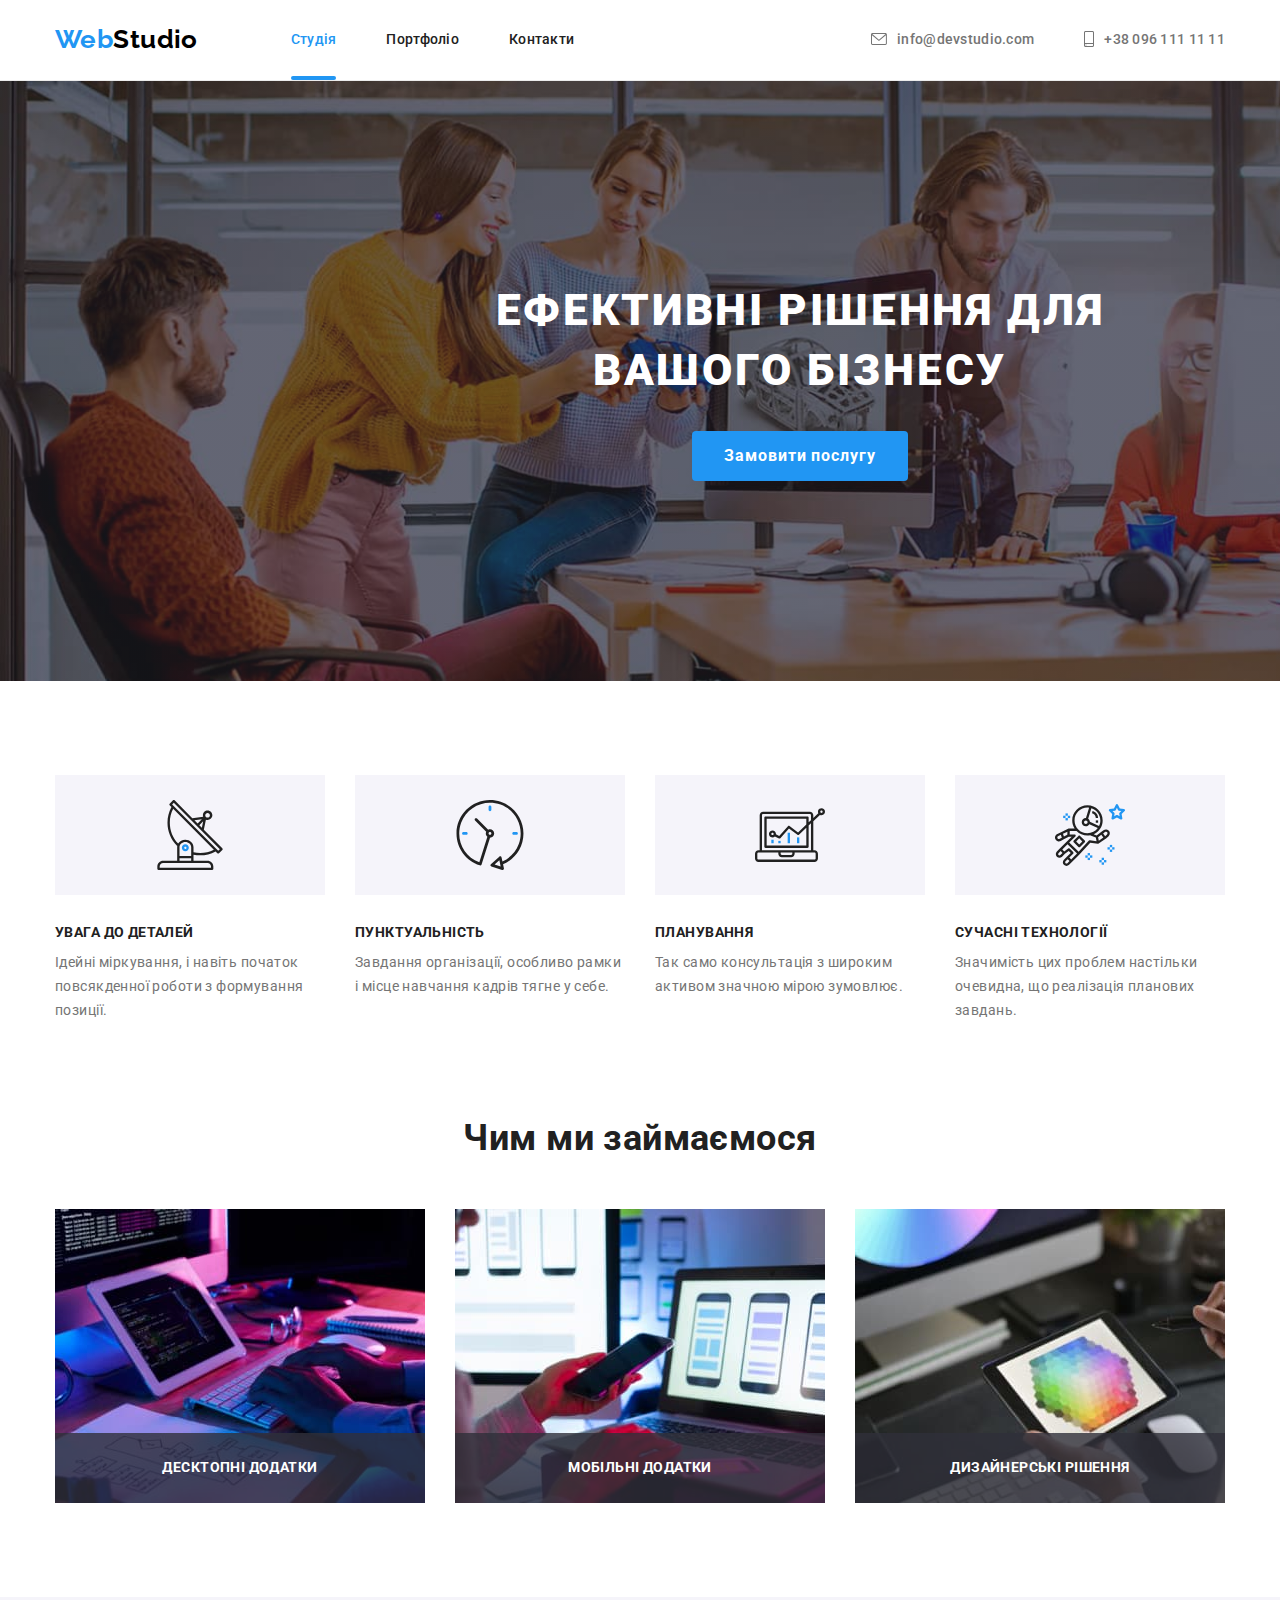
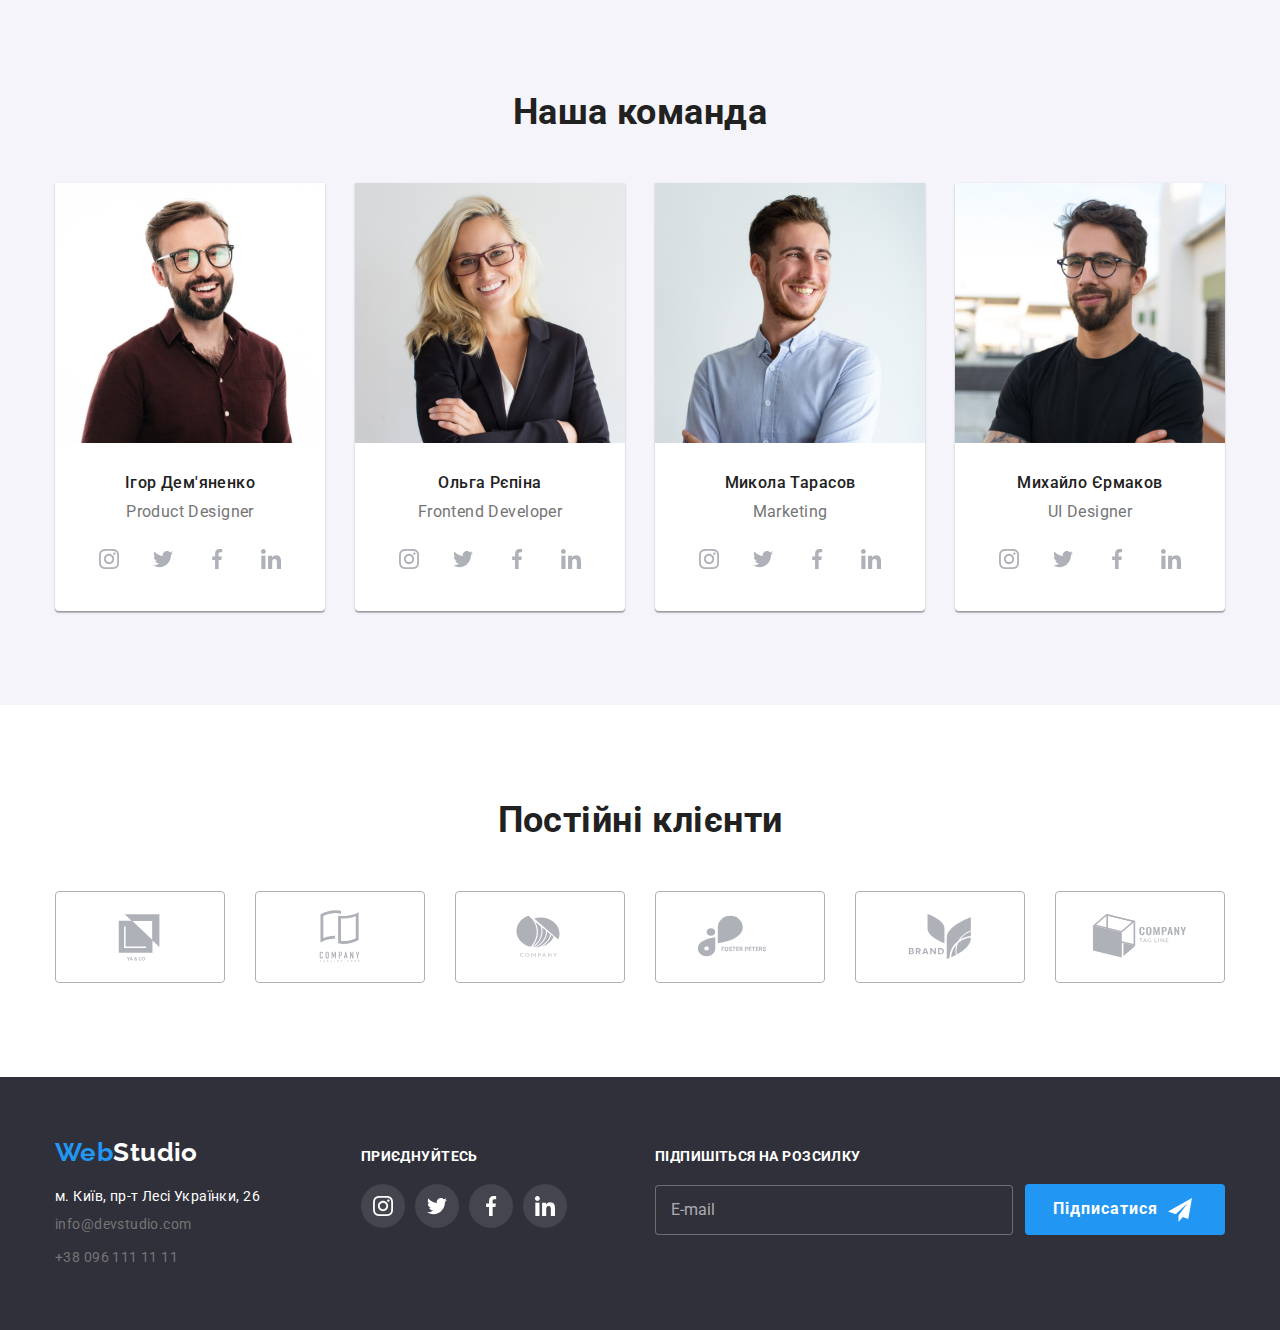
<file: index.html>
<!DOCTYPE html>
<html lang="uk">
<head>
    <meta charset="UTF-8">
    <meta http-equiv="X-UA-Compatible" content="IE=edge">
    <meta name="viewport" content="width=device-width, initial-scale=1.0">
    <title>WebStudio</title>
    <link rel="preconnect" href="https://fonts.googleapis.com">
    <link rel="preconnect" href="https://fonts.gstatic.com" crossorigin>
    <link href="https://fonts.googleapis.com/css2?family=Raleway:wght@700&family=Roboto:wght@400;500;700;900&display=swap"
        rel="stylesheet">
    <link rel="stylesheet" href="https://cdn.jsdelivr.net/npm/modern-normalize@1.1.0/modern-normalize.min.css">
    <link rel="stylesheet" href="./css/main.min.css">
    </head>
<body>
<!--Шапка сайту-->
    <header class="page-header">
        <div class="container header-container">
        <nav class="site-nav">
        <a href="./index.html" class="logo link">Web<span class="logo__title">Studio</span></a>
        <ul class="navigation-website list">
            <li><a href="./index.html" class="current link">Студія</a></li>
            <li><a href="./portfolio.html" class="link">Портфоліо</a></li>
            <li><a href="./index.html" class="link">Контакти</a></li>
        </ul>
        </nav >
        <ul class="contact list">
            <li>
                <a href="mailto:info@devstudio.com" class="link contact-nav">
                <svg class="contact-icon" width="16" height="12">
                    <use href="./images/sprite.svg#icon-envelope"></use>
                </svg>info@devstudio.com</a>
            </li>
            <li>
                <a href="tel:+380961111111" class="link contact-nav">
                <svg class="contact-icon" width="10" height="16">
                    <use href="./images/sprite.svg#icon-smartphone"></use>
                </svg>+38 096 111 11 11</a>
            </li>
        </ul>
        </div>
    </header>

    <main>
<!--Герой-->
    <section class="hero">
        <div class="container hero-container">
        <h1 class="hero-title">Ефективні рішення для вашого бізнесу</h1>
        <button type="button" class="button button-hero" data-modal-open>Замовити послугу</button>
        </div>
    </section>
<!--Наші переваги-->
    <section class="benefits section">
        <div class="container">
            <h2 class="hidden-title">Наші переваги</h2>
            <ul class="benefits list benefits-container">
                <li>
                    <div class="benefits-icon">
                        <svg lang="en" aria-label="icon-antenna" class="benefits-list-icon" width="70" height="70">
                            <use href="./images/sprite.svg#icon-antenna"></use>
                        </svg>
                    </div>
                    <h3 class="title icon-antenna">Увага до деталей</h3>
                    <p class="text">Ідейні міркування, і навіть початок повсякденної роботи з формування позиції.</p>
                </li>
                <li>
                    <div class="benefits-icon">
                        <svg lang="en" aria-label="icon-clock" class="benefits-list-icon" width="70" height="70">
                            <use href="./images/sprite.svg#icon-clock"></use>
                        </svg>
                    </div>
                    <h3 class="title icon-cloc">Пунктуальність</h3>
                    <p class="text">Завдання організації, особливо рамки і місце навчання кадрів тягне у себе.</p>
                </li>
                <li>
                    <div class="benefits-icon">
                        <svg lang="en" aria-label="icon-diagram" class="benefits-list-icon" width="70" height="70">
                            <use href="./images/sprite.svg#icon-diagram"></use>
                        </svg>
                    </div>
                    <h3 class="title icon-diagram ">Планування</h3>
                    <p class="text">Так само консультація з широким активом значною мірою зумовлює.</p>
                </li>
                <li>
                    <div class="benefits-icon">
                        <svg lang="en" aria-label="icon-astronaut" class="benefits-list-icon" width="70" height="70">
                            <use href="./images/sprite.svg#icon-astronaut"></use>
                        </svg>
                    </div>
                    <h3 class="title icon-astronaut">Сучасні технології</h3>
                    <p class="text">Значимість цих проблем настільки очевидна, що реалізація планових завдань.</p>
                </li>
            </ul>
        </div>
        
    </section>
<!--Чим займаємося-->
    <section class="work section">
        <div class="container">
            <h2 class="section-title">Чим ми займаємося</h2>
            <ul class="list work__container">
                <li>
                    <img src="./images/work1.jpg" alt="набор тексту" width="370" height="294">
                    <p class="work__title">Десктопні додатки</p>
                </li>
                <li>
                    <img src="./images/work2.jpg" alt="мобільні додатки" width="370" height="294">
                    <p class="work__title">Мобільні додатки</p>
                </li>
                <li>
                    <img src="./images/work3.jpg" alt="підбір кольорів" width="370" height="294">
                    <p class="work__title">Дизайнерські рішення</p>
                </li>
            </ul>
        </div>
        
    </section>
<!--Наша команда-->
    <section class="team section">
        <div class="container">
            <h2 class="section-title ">Наша команда</h2>
            <ul class="list team__container">
                <li class="member">
                    <img src="./images/igor.jpg" alt="Ігор Дем'яненко" width="270" height="260" class="member__card">
                    <div class="member__card-text"><h3 class="member__name">Ігор Дем'яненко</h3>
                    <p lang="en" class="member__text">Product Designer</p>
                    <ul class="list">
                        <li class="member__icon">
                            <a href="" class="social-list-link">
                                <svg lang="en" aria-label="instagram icon" class="social-list-icon" width="20" height="20">
                                    <use href="./images/sprite.svg#icon-instagram"></use>
                                </svg>
                            </a>
                        </li>
                        <li class="team-icon">
                            <a href="" class="social-list-link">
                                <svg lang="en" aria-label="twitter icon" class="social-list-icon" width="20" height="20">
                                    <use href="./images/sprite.svg#icon-twitter"></use>
                                </svg>
                            </a>
                         </li>
                        <li class="team-icon">
                            <a href="" class="social-list-link">
                                <svg lang="en" aria-label="facebook icon" class="social-list-icon" width="20" height="20">
                                    <use href="./images/sprite.svg#icon-facebook"></use>
                                </svg>
                            </a>
                        </li>
                        <li class="team-icon">
                            <a href="" class="social-list-link">
                                <svg lang="en" aria-label="linkedin icon" class="social-list-icon" width="20" height="20">
                                    <use href="./images/sprite.svg#icon-linkedin"></use>
                                </svg>
                            </a>
                        </li>
                    </ul>
                </div>
                </li>
                <li class="member">
                    <img src="./images/olga.jpg" alt="Ольга Рєпіна" width="270" height="260" class="member__card">
                    <div class="member__card-text"><h3 class="member__name">Ольга Рєпіна</h3>
                    <p lang="en" class="member__text">Frontend Developer</p>
                    <ul class="list">
                        <li class="member__icon">
                            <a href="" class="social-list-link">
                                <svg lang="en" aria-label="instagram icon" class="social-list-icon" width="20" height="20">
                                    <use href="./images/sprite.svg#icon-instagram"></use>
                                </svg>
                            </a>
                        </li>
                        <li class="team-icon">
                            <a href="" class="social-list-link">
                                <svg lang="en" aria-label="twitter icon" class="social-list-icon" width="20" height="20">
                                    <use href="./images/sprite.svg#icon-twitter"></use>
                                </svg>
                            </a>
                        </li>
                        <li class="team-icon">
                            <a href="" class="social-list-link">
                                <svg lang="en" aria-label="facebook icon" class="social-list-icon" width="20" height="20">
                                    <use href="./images/sprite.svg#icon-facebook"></use>
                                </svg>
                            </a>
                        </li>
                        <li class="team-icon">
                            <a href="" class="social-list-link">
                                <svg lang="en" aria-label="linkedin icon" class="social-list-icon" width="20" height="20">
                                    <use href="./images/sprite.svg#icon-linkedin"></use>
                                </svg>
                            </a>
                        </li>
                    </ul>
                </div>
                </li>
                <li class="member">
                    <img src="./images/mikola.jpg" alt="Микола Тарасов" width="270" height="260" class="member__card">
                    <div class="member__card-text"><h3 class="member__name">Микола Тарасов</h3>
                    <p lang="en" class="member__text">Marketing</p>
                    <ul class="list">
                        <li class="member__icon">
                            <a href="" class="social-list-link">
                                <svg lang="en" aria-label="instagram icon" class="social-list-icon" width="20" height="20">
                                    <use href="./images/sprite.svg#icon-instagram"></use>
                                </svg>
                            </a>
                        </li>
                        <li class="team-icon">
                            <a href="" class="social-list-link">
                                <svg lang="en" aria-label="twitter icon" class="social-list-icon" width="20" height="20">
                                    <use href="./images/sprite.svg#icon-twitter"></use>
                                </svg>
                            </a>
                        </li>
                        <li class="team-icon">
                            <a href="" class="social-list-link">
                                <svg lang="en" aria-label="facebook icon" class="social-list-icon" width="20" height="20">
                                    <use href="./images/sprite.svg#icon-facebook"></use>
                                </svg>
                            </a>
                        </li>
                        <li class="team-icon">
                            <a href="" class="social-list-link">
                                <svg lang="en" aria-label="linkedin icon" class="social-list-icon" width="20" height="20">
                                    <use href="./images/sprite.svg#icon-linkedin"></use>
                                </svg>
                            </a>
                        </li>
                    </ul>
                </div>
                </li>
                <li class="member">
                    <img src="./images/mihail.jpg" alt="Михайло Єрмаков" width="270" height="260" class="member__card">
                    <div class="member__card-text"><h3 class="member__name">Михайло Єрмаков</h3>
                    <p lang="en" class="member__text">UI Designer</p>
                    <ul class="list">
                        <li class="member__icon">
                            <a href="" class="social-list-link">
                                <svg lang="en" aria-label="instagram icon" class="social-list-icon" width="20" height="20">
                                    <use href="./images/sprite.svg#icon-instagram"></use>
                                </svg>
                            </a>
                        </li>
                        <li class="team-icon">
                            <a href="" class="social-list-link">
                                <svg lang="en" aria-label="twitter icon" class="social-list-icon" width="20" height="20">
                                    <use href="./images/sprite.svg#icon-twitter"></use>
                                </svg>
                            </a>
                        </li>
                        <li class="team-icon">
                            <a href="" class="social-list-link">
                                <svg lang="en" aria-label="facebook icon" class="social-list-icon" width="20" height="20">
                                    <use href="./images/sprite.svg#icon-facebook"></use>
                                </svg>
                            </a>
                        </li>
                        <li class="team-icon">
                            <a href="" class="social-list-link">
                                <svg lang="en" aria-label="linkedin icon" class="social-list-icon" width="20" height="20">
                                    <use href="./images/sprite.svg#icon-linkedin"></use>
                                </svg>
                            </a>
                        </li>
                    </ul>
                </div>
                </li>
            </ul>
        </div>
    </section>
<!--Постійні клієнти  -->
    <section class="client section">
        <div class="container">
            <h2 class="section-title">Постійні клієнти</h2>
            <ul class="list client-container">
                <li>
                    <a href=""  aria-label="client1" class="client-list-link">
                        <svg lang="en" aria-label="icon-client1" class="client-list-icon" width="106" height="60">
                            <use href="./images/sprite.svg#icon-client1"></use>
                        </svg>
                    </a> 
                </li>
                <li>
                    <a href="" aria-label="client1" class="client-list-link">
                        <svg lang="en" aria-label="icon-client2" class="client-list-icon" width="106" height="60">
                            <use href="./images/sprite.svg#icon-client2"></use>
                        </svg>
                    </a>
                </li>
                <li>
                    <a href="" aria-label="client1" class="client-list-link">
                        <svg lang="en" aria-label="icon-client3" class="client-list-icon" width="106" height="60">
                            <use href="./images/sprite.svg#icon-client3"></use>
                        </svg>
                    </a>
                </li>
                <li>
                    <a href="" aria-label="client1" class="client-list-link">
                        <svg lang="en" aria-label="icon-client4" class="client-list-icon" width="106" height="60">
                            <use href="./images/sprite.svg#icon-client4"></use>
                        </svg>
                    </a>
                </li>
                <li>
                    <a href="" aria-label="client1" class="client-list-link">
                        <svg lang="en" aria-label="icon-client5" class="client-list-icon" width="106" height="60">
                            <use href="./images/sprite.svg#icon-client5"></use>
                        </svg>
                    </a>
                </li>
                <li>
                    <a href="" aria-label="client1" class="client-list-link">
                        <svg lang="en" aria-label="icon-client6" class="client-list-icon" width="106" height="60">
                            <use href="./images/sprite.svg#icon-client6"></use>
                        </svg>
                    </a>
                </li>
            </ul>
        </div>
    </section>
    </main>
    
<!--Контакти-->
<footer class="addres-site">
    <div class="container footer-container">
    <div class="container-addres">
        <a href="./index.html" class="logo link">Web<span class="logo__title-f">Studio</span></a>
        <address>
            <ul class="list">
                <li class="contact-footer">
                    <a href="https://goo.gl/maps/huV2Abc8w93VLeY37" class="map link" target="_blank"
                        rel="noreferer noopener nofollow">
                        м. Київ, пр-т Лесі Українки, 26</a>
                </li>
                <li class="auth contact-footer">
                    <a href="mailto:info@devstudio.com" class="link">info@devstudio.com</a>
        
                </li>
                <li class="auth contact-footer">
                    <a href="tel:+380961111111" class="link">+38 096 111 11 11</a>
                </li>
            </ul>
        </address>


    </div>    
        
    <div class="social-address">
        <p class="social-footer-title">приєднуйтесь</p>
        <ul class="list social-address-list">
                <li class="address-icon">
                    <a href="" class="social-list-link">
                        <svg lang="en" aria-label="instagram icon" class="social-list-icon" width="20" height="20">
                            <use href="./images/sprite.svg#icon-instagram"></use>
                        </svg>
                    </a>
                </li>
                <li class="address-icon">
                    <a href="" class="social-list-link">
                        <svg lang="en" aria-label="twitter icon" class="social-list-icon" width="20" height="20">
                            <use href="./images/sprite.svg#icon-twitter"></use>
                        </svg>
                    </a>
                </li>
                <li class="address-icon">
                    <a href="" class="social-list-link">
                        <svg lang="en" aria-label="facebook icon" class="social-list-icon" width="20" height="20">
                            <use href="./images/sprite.svg#icon-facebook"></use>
                        </svg>
                    </a>
                </li>
                <li class="address-icon">
                    <a href="" class="social-list-link">
                        <svg lang="en" aria-label="linkedin icon" class="social-list-icon" width="20" height="20">
                            <use href="./images/sprite.svg#icon-linkedin"></use>
                        </svg>
                    </a>
                </li>
        </ul>
    </div>
    <div class="form-subscription">
        <p class="social-footer-title">Підпишіться на розсилку</p>
        <form class="footer-form">
            <label class="footer-form-email">
                <input 
                type="email" 
                class="footer-form-input" 
                required 
                name="client_email" 
                placeholder="E-mail"/>
            </label>
            <button type="submit" class="modal-submit">
                <div class="modal-submit-footer">
                    Підписатися
                    <svg class="footer-icon-submit" width="24" height="24">
                        <use href="./images/sprite.svg#icon-send"></use>
                    </svg>
                </div> 
            </button>

        </form>
    </div>
    </div>
</footer>

<div class="backdrop is-hidden" data-modal>
    <div class="modal">
        <button type="button" class="modal-close-btn" data-modal-close>
            <svg class="modal-close-icon" width="18" height="18">
                <use href="./images/sprite.svg#icon-close"></use>
            </svg>
        </button>
        <p class="modal-title">Залиште свої дані, ми вам передзвонимо</p>
        <form class="modal-form">
            <label class="modal-field">
                <span class="modal-field-desk">Ім'я</span>
                <span class="modal-input-wrapper">
                    <input 
                    type="text" 
                    class="modal-input" 
                    required pattern="[a-zA-Zа-яА-ЯіІїЇ']+" 
                    name="client_name"/>
                    <svg class="modal-icon" width="18" height="18">
                        <use href="./images/sprite.svg#icon-person"></use>
                    </svg>
                </span> 
            </label>
            <label class="modal-field">
                <span class="modal-field-desk">Телефон</span>
                <span class="modal-input-wrapper">
                    <input type="tel" 
                    class="modal-input" 
                    required pattern="[0-9]{3}-[0-9]{3}-[0-9]{2}-[0-9]{2}" 
                    name="client_phone" />
                    <svg class="modal-icon" width="18" height="18">
                        <use href="./images/sprite.svg#icon-phone-black"></use>
                    </svg>
                </span>
            </label>
            <label class="modal-field">
                <span class="modal-field-desk">Пошта</span>
                <span class="modal-input-wrapper">
                    <input type="email" 
                    class="modal-input" 
                    required 
                    name="client_email" />
                    <svg class="modal-icon" width="18" height="18">
                        <use href="./images/sprite.svg#icon-email-black"></use>
                    </svg>
                </span>
            </label>
            <label class="modal-textarea">
                <span class="modal-field-desk">Коментар</span>
                    <textarea 
                    name="client_message" 
                    class="modal-message"
                    placeholder="Введіть текст"
                    ></textarea>
            </label>
            <label class="modal-check-field">
                <input type="checkbox" class="modal-check" name="client_policy" required>
                <svg class="modal-checkbox" width="16" height="15">
                    <use class="modal-checkbox-icon" href="./images/sprite.svg#icon-check">
                </svg>
                Погоджуюся з розсилкою та приймаю&nbsp; <a href="">Умови договору</a>
            </label>
            <button type="submit" class="modal-submit modal-btn-submit">Відправити</button>
        </form>
    </div>
</div>

 <script src="./js/modal.js"></script>   
</body>
</html>
</file>
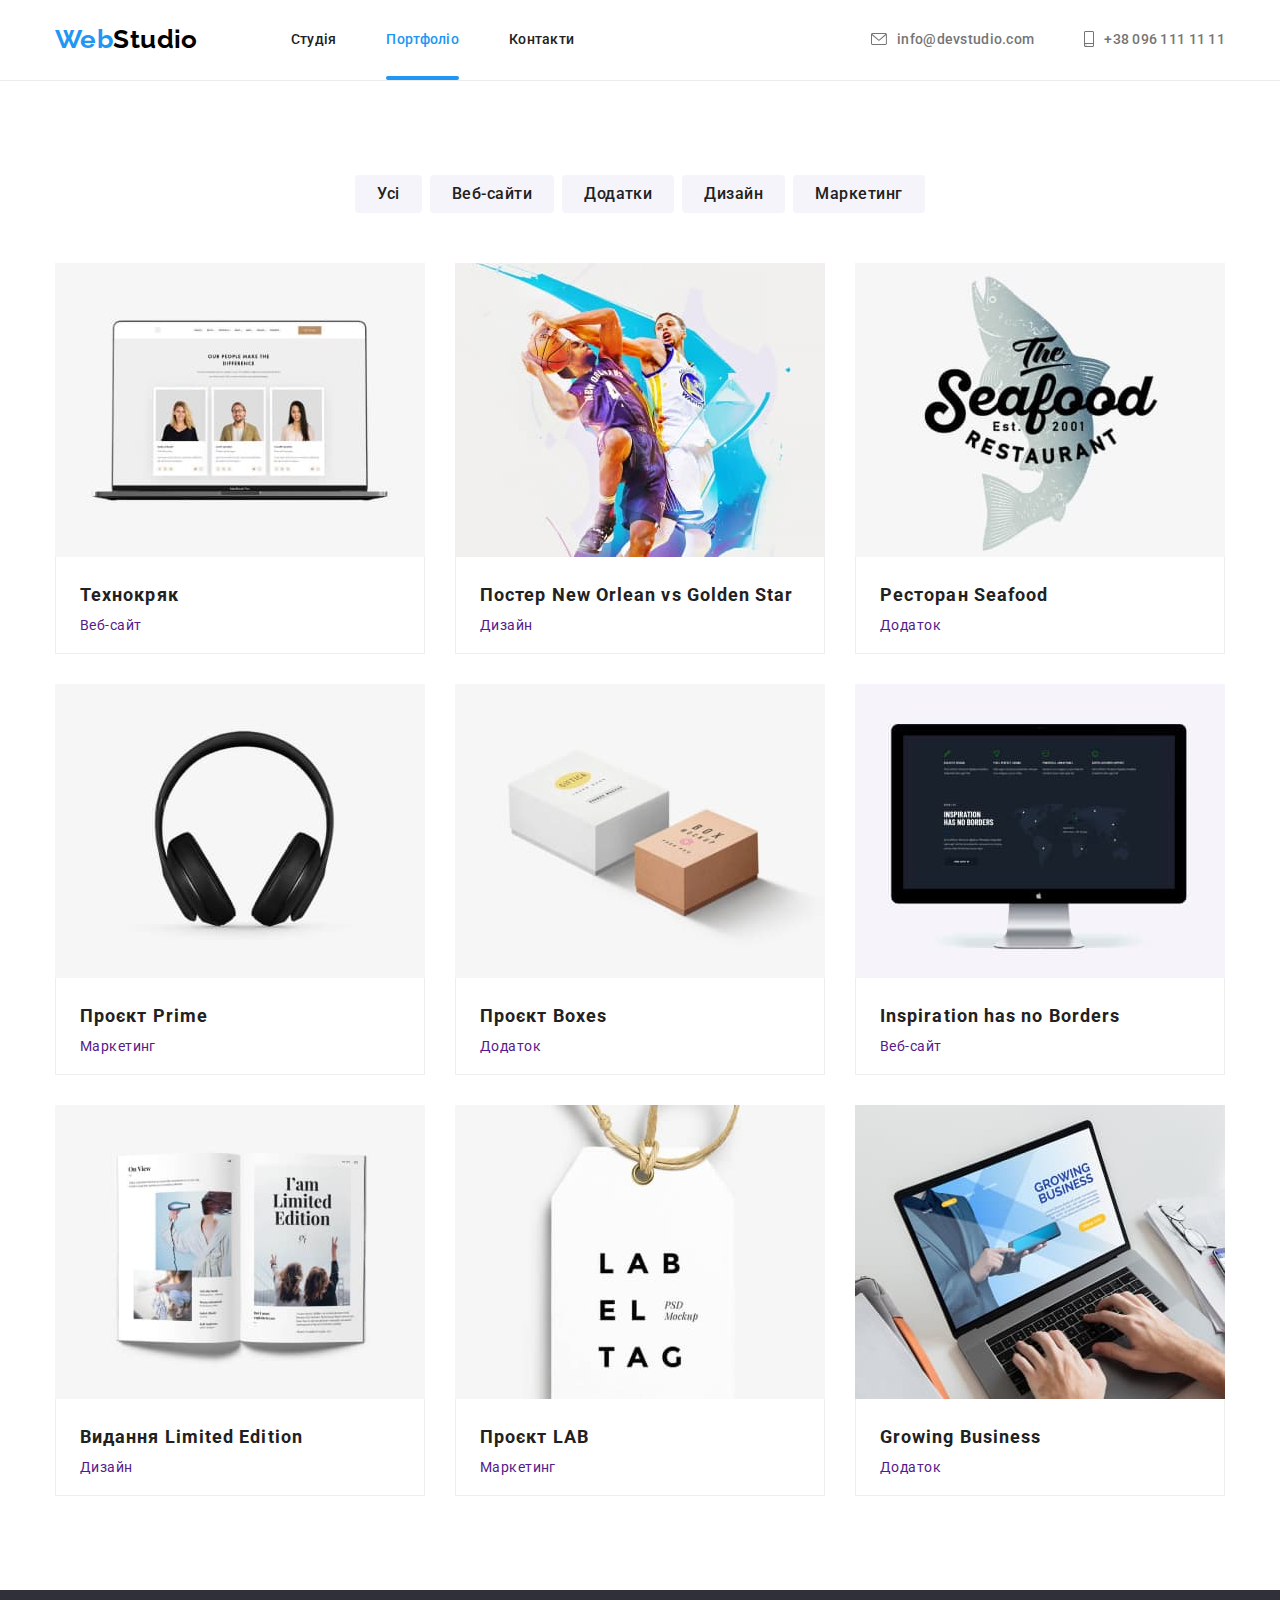
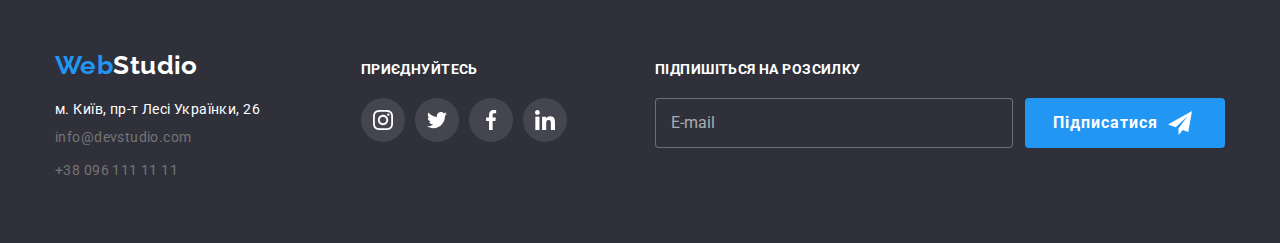
<file: portfolio.html>
<!DOCTYPE html>
<html lang="uk">

<head>
    <meta charset="UTF-8">
    <meta http-equiv="X-UA-Compatible" content="IE=edge">
    <meta name="viewport" content="width=device-width, initial-scale=1.0">
    <title>WebStudio</title>
    <link rel="preconnect" href="https://fonts.googleapis.com">
    <link rel="preconnect" href="https://fonts.gstatic.com" crossorigin>
    <link href="https://fonts.googleapis.com/css2?family=Raleway:wght@700&family=Roboto:wght@400;500;700;900&display=swap"
        rel="stylesheet">
    <link rel="stylesheet" href="https://cdn.jsdelivr.net/npm/modern-normalize@1.1.0/modern-normalize.min.css">
    <link rel="stylesheet" href="./css/main.min.css">
    </head>

<body>
    <!--Шапка сайту-->
<header class="page-header">
    <div class="container header-container">
        <nav class="site-nav">
            <a href="./index.html" class="logo link">Web<span class="logo__title">Studio</span></a>
            <ul class="navigation-website list">
                <li><a href="./index.html" class="link">Студія</a></li>
                <li><a href="./portfolio.html" class="current link">Портфоліо</a></li>
                <li><a href="./index.html" class="link">Контакти</a></li>
            </ul>
        </nav>
        <ul class="contact list">
            <li>
                <a href="mailto:info@devstudio.com" class="link contact-nav">
                    <svg class="contact-icon" width="16" height="12">
                        <use href="./images/sprite.svg#icon-envelope"></use>
                    </svg>info@devstudio.com</a>
            </li>
            <li>
                <a href="tel:+380961111111" class="link contact-nav">
                    <svg class="contact-icon" width="10" height="16">
                        <use href="./images/sprite.svg#icon-smartphone"></use>
                    </svg>+38 096 111 11 11</a>
            </li>
        </ul>
    </div>
</header>

    <main>
    <section class="project">
        <div class="container">
            <h1 class="hidden-title">Послуги</h1>
        
        <!--Опції-->
        
        <ul class="option list option-container">
            <li>
                <button type="button" class="option button">Усі</button>
            </li>
            <li>
                <button type="button" class="option button">Веб-сайти</button>
            </li>
            <li>
                <button type="button" class="option button">Додатки</button>
            </li>
            <li>
                <button type="button" class="option button">Дизайн</button>
            </li>
            <li>
                <button type="button" class="option button">Маркетинг</button>
            </li>
        </ul>
        
        <!--Проекти-->
        
        <ul class="list project-container">
            <li class="card">
                <a href="" class="link card-link">
                    <div class="card-wrapper">
                    <img src="./images/project1.jpg" alt="відкритий ноутбук" width="370" height="294">
                    <p class="overlay">
                        Ресурс пропонує комплексні пропозиції з різним рівнем функціоналу та сервісів. Все це дозволить відвідувачу отримати
                        вичерпні відомості про компанію чи приватну особу.
                    </p>
                    </div>
                    <div class="card-text"><h2 class="title">Технокряк</h2>
                    <p class="text">Веб-сайт</p>
                    </div>
                </a>
            </li>
            <li class="card">
                <a href="" class="link card-link">
                    <div class="card-wrapper">
                        <img src="./images/project2.jpg" alt="два баскетболіста" width="370" height="294">
                        <p class="overlay">
                            Ресурс пропонує комплексні пропозиції з різним рівнем функціоналу та сервісів. Все це дозволить відвідувачу отримати
                            вичерпні відомості про компанію чи приватну особу.
                        </p>
                    </div>
                    
                    <div class="card-text"><h2 class="title">Постер <span lang="en">New Orlean vs Golden Star</span></h2>
                    <p class="text">Дизайн</p>
                    </div>
                </a>
            </li>
            <li class="card">
                <a href="" class="link card-link">
                    <div class="card-wrapper">
                    <img src="./images/project3.jpg" alt="назва ресторану Seafood" width="370" height="294">
                    <p class="overlay">
                        Ресурс пропонує комплексні пропозиції з різним рівнем функціоналу та сервісів. Все це дозволить відвідувачу отримати
                        вичерпні відомості про компанію чи приватну особу.
                    </p>
                    </div>
                    <div class="card-text"><h2 class="title">Ресторан <span lang="en">Seafood</span></h2>
                    <p class="text">Додаток</p>
                    </div>
                </a>
            </li>
            <li class="card">
                <a href="" class="link card-link">
                    <div class="card-wrapper">
                    <img src="./images/project4.jpg" alt="навушники" width="370" height="294">
                    <p class="overlay">
                        Ресурс пропонує комплексні пропозиції з різним рівнем функціоналу та сервісів. Все це дозволить відвідувачу отримати
                        вичерпні відомості про компанію чи приватну особу.
                    </p>
                    </div>
                    <div class="card-text"><h2 class="title">Проєкт <span lang="en">Prime</span></h2>
                    <p class="text">Маркетинг</p>
                    </div>
                </a>
            </li>
            <li class="card">
                <a href="" class="link card-link">
                    <div class="card-wrapper">
                    <img src="./images/project5.jpg" alt="дві коробки" width="370" height="294">
                    <p class="overlay">
                        Ресурс пропонує комплексні пропозиції з різним рівнем функціоналу та сервісів. Все це дозволить відвідувачу отримати
                        вичерпні відомості про компанію чи приватну особу.
                    </p>
                    </div>
                    <div class="card-text"><h2 class="title">Проєкт <span lang="en">Boxes</span></h2>
                    <p class="text">Додаток</p>
                    </div>
                </a>
            </li>
            <li class="card">
                <a href="" class="link card-link">
                    <div class="card-wrapper">
                    <img src="./images/project6.jpg" alt="монітор комп'ютера" width="370" height="294">
                    <p class="overlay">
                        Ресурс пропонує комплексні пропозиції з різним рівнем функціоналу та сервісів. Все це дозволить відвідувачу отримати
                        вичерпні відомості про компанію чи приватну особу.
                    </p>
                    </div>
                    <div class="card-text"><h2 class="title" lang="en">Inspiration has no Borders</h2>
                    <p class="text">Веб-сайт</p>
                    </div>
                </a>
            </li>
            <li class="card">
                <a href="" class="link card-link">
                    <div class="card-wrapper">
                    <img src="./images/project7.jpg" alt="розгорнутий журнал" width="370" height="294">
                    <p class="overlay">
                        Ресурс пропонує комплексні пропозиції з різним рівнем функціоналу та сервісів. Все це дозволить відвідувачу отримати
                        вичерпні відомості про компанію чи приватну особу.
                    </p>
                    </div>
                    <div class="card-text"><h2 class="title">Видання <span lang="en">Limited Edition</span></h2>
                    <p class="text">Дизайн</p>
                    </div>
                </a>
            </li>
            <li class="card">
                <a href="" class="link card-link">
                    <div class="card-wrapper">
                    <img src="./images/project8.jpg" alt="біла етікетка" width="370" height="294">
                    <p class="overlay">
                        Ресурс пропонує комплексні пропозиції з різним рівнем функціоналу та сервісів. Все це дозволить відвідувачу отримати
                        вичерпні відомості про компанію чи приватну особу.
                    </p>
                    </div>
                    <div class="card-text"><h2 class="title">Проєкт <span lang="en">LAB</span></h2>
                    <p class="text">Маркетинг</p>
                    </div>
                </a>
            </li>
            <li class="card">
                <a href="" class="link card-link">
                    <div class="card-wrapper">
                    <img src="./images/project9.jpg" alt="дві руки друкують на ноутбуку" width="370" height="294">
                    <p class="overlay">
                        Ресурс пропонує комплексні пропозиції з різним рівнем функціоналу та сервісів. Все це дозволить відвідувачу отримати
                        вичерпні відомості про компанію чи приватну особу.
                    </p>
                    </div>
                    <div class="card-text"><h2 lang="en" class="title">Growing Business</h2>
                    <p class="text">Додаток</p>
                    </div>
                </a>
            </li>
        </ul>
    </div>
        
    </section>
        
    </main>

<!--Контакти-->
<footer class="addres-site">
    <div class="container footer-container">
        <div class="container-addres">
            <a href="./index.html" class="logo link">Web<span class="logo__title-f">Studio</span></a>
            <address>
                <ul class="list">
                    <li class="contact-footer">
                        <a href="https://goo.gl/maps/huV2Abc8w93VLeY37" class="map link" target="_blank"
                            rel="noreferer noopener nofollow">
                            м. Київ, пр-т Лесі Українки, 26</a>
                    </li>
                    <li class="auth contact-footer">
                        <a href="mailto:info@devstudio.com" class="link">info@devstudio.com</a>

                    </li>
                    <li class="auth contact-footer">
                        <a href="tel:+380961111111" class="link">+38 096 111 11 11</a>
                    </li>
                </ul>
            </address>


        </div>

        <div class="social-address">
            <p class="social-footer-title">приєднуйтесь</p>
            <ul class="list social-address-list">
                <li class="address-icon">
                    <a href="" class="social-list-link">
                        <svg lang="en" aria-label="instagram icon" class="social-list-icon" width="20" height="20">
                            <use href="./images/sprite.svg#icon-instagram"></use>
                        </svg>
                    </a>
                </li>
                <li class="address-icon">
                    <a href="" class="social-list-link">
                        <svg lang="en" aria-label="twitter icon" class="social-list-icon" width="20" height="20">
                            <use href="./images/sprite.svg#icon-twitter"></use>
                        </svg>
                    </a>
                </li>
                <li class="address-icon">
                    <a href="" class="social-list-link">
                        <svg lang="en" aria-label="facebook icon" class="social-list-icon" width="20" height="20">
                            <use href="./images/sprite.svg#icon-facebook"></use>
                        </svg>
                    </a>
                </li>
                <li class="address-icon">
                    <a href="" class="social-list-link">
                        <svg lang="en" aria-label="linkedin icon" class="social-list-icon" width="20" height="20">
                            <use href="./images/sprite.svg#icon-linkedin"></use>
                        </svg>
                    </a>
                </li>
            </ul>
        </div>
        <div class="form-subscription">
            <p class="social-footer-title">Підпишіться на розсилку</p>
            <form class="footer-form">
                <label class="footer-form-email">
                    <input type="email" class="footer-form-input" required name="client_email" placeholder="E-mail" />
                </label>
                <button type="submit" class="modal-submit">
                    <div class="modal-submit-footer">
                        Підписатися
                        <svg class="footer-icon-submit" width="24" height="24">
                            <use href="./images/sprite.svg#icon-send"></use>
                        </svg>
                    </div>
                </button>

            </form>
        </div>
    </div>
</footer>
</body>

</html>
</file>
<file: css/main.min.css>
:root{--title-color: #212121;--text-color: #757575;--chenj-color: #2196F3;--mane-color: #FFFFFF;--section-bg-color: #F5F5F5;--footer-bg-color: #2F303A;--section-bg-color: #F5F4FA;--card-bg-color: #EEEEEE;--blac-color: #000000;--hero-color: #C4C4C4;--icon-color-fon: #F5F4FA;--icon-color: #AFB1B8;--transition-dur-and-funk: 250ms cubic-bezier(0.4, 0, 0.2, 1)}.list{list-style:none;padding-left:0;margin:0}img{display:block;max-width:100%;height:auto}.link{text-decoration:none}h1,h2,h3,h4,p{margin:0}ul,ol{margin-top:0;margin-bottom:0;padding-left:0}button{cursor:pointer}body{background-color:var(--mane-color);color:var(--text-color);font-family:Roboto,sans-serif;letter-spacing:.03em;font-size:14px}.section{padding-top:94px;padding-bottom:94px}.container{width:1200px;padding-left:15px;padding-right:15px;margin-right:auto;margin-left:auto}.logo{margin-right:93px;color:var(--chenj-color);font-family:"Raleway";font-weight:700;font-size:26px;line-height:1.19}.backdrop{position:fixed;top:0;left:0;z-index:200;width:100%;height:100%;opacity:1;visibility:visible;background-color:rgba(0,0,0,.2);transition:opacity var(--transition-dur-and-funk),visibility var(--transition-dur-and-funk)}.backdrop.is-hidden{opacity:0;visibility:hidden;pointer-events:none}.modal{position:absolute;top:50%;left:50%;transform:translate(-50%, -50%);width:528px;height:581px;background-color:var(--mane-color);padding:40px;box-shadow:0px 1px 3px rgba(0,0,0,.12),0px 1px 1px rgba(0,0,0,.14),0px 2px 1px rgba(0,0,0,.2);border-radius:4px}.modal-close-btn{position:absolute;top:8px;right:8px;display:flex;align-items:center;justify-content:center;width:30px;height:30px;border-radius:50%;background-color:rgba(0,0,0,0);border:1px solid rgba(0,0,0,.1);padding:0}.modal-close-icon{transition:fill var(--transition-dur-and-funk)}.modal-close-icon:hover,.modal-close-icon:focus{fill:var(--chenj-color)}.modal-title{font-size:20px;font-weight:700;line-height:1.15;text-align:center;color:var(--title-color);margin-bottom:12px}.modal-form{display:flex;flex-direction:column}.modal-field{margin-bottom:10px}.modal-textarea{margin-bottom:20px}.modal-field-desk{display:block;font-size:12px;font-weight:400;line-height:1.16;letter-spacing:.01em;color:var(--text-color);margin-bottom:4px}.modal-input-wrapper{position:relative}.modal-input{width:100%;height:40px;border:1px solid rgba(33,33,33,.2);border-radius:4px;padding-left:42px;transition:border-color var(--transition-dur-and-funk)}.modal-input:focus,.modal-input:focus{outline:none;border-color:var(--chenj-color)}.modal-icon{position:absolute;top:50%;left:12px;transform:translateY(-50%);display:block;fill:var(--title-color);transition:fill var(--transition-dur-and-funk)}.modal-input:focus+.modal-icon{fill:var(--chenj-color)}.modal-message{width:100%;height:120px;border:1px solid rgba(33,33,33,.2);border-radius:4px;padding:12px 16px;resize:none;transition:border-color var(--transition-dur-and-funk)}.modal-message::placeholder{font-size:12px;font-weight:400;line-height:1.16;letter-spacing:.01em;color:rgba(117,117,117,.5)}.modal-check-field{display:flex;align-items:center;justify-content:center;margin-bottom:30px;font-weight:400;line-height:1.71}.modal-check-field a{color:var(--chenj-color)}.modal-check{position:absolute;appearance:none}.modal-checkbox{width:16px;height:15px;border:1px solid #212121;border-radius:3px;cursor:pointer;margin-right:8px}.modal-check:checked+.modal-checkbox{background-color:var(--chenj-color);background-origin:border-box;border-color:var(--chenj-color)}.modal-checkbox-icon{display:none;fill:var(--mane-color)}.modal-check:checked+.modal-checkbox .modal-checkbox-icon{display:block;fill:var(--mane-color)}.modal-btn-submit{padding:10px 52px}.page-header{padding-top:24px;padding-bottom:25px;border-bottom:1px solid #ececec;text-align:center}.header-container{display:flex;align-items:center}.site-nav{display:flex;align-items:center}.navigation-website{display:flex;column-gap:50px}.navigation-website a{position:relative;color:var(--title-color);padding-top:32px;padding-bottom:32px;transition:color var(--transition-dur-and-funk)}.navigation-website a:hover,.navigation-website a:focus{color:var(--chenj-color)}.navigation-website .current{color:var(--chenj-color)}.navigation-website a,.contact{font-weight:500;line-height:1.71;letter-spacing:.02em}.logo__title{color:var(--blac-color)}.logo__title-f{color:var(--mane-color)}.contact{display:flex;margin-left:auto;column-gap:50px}.contact a{color:var(--text-color);transition:color var(--transition-dur-and-funk)}.contact a:hover,.contact a:focus{color:var(--chenj-color)}.link.current::after{content:"";position:absolute;display:block;left:0;bottom:-1px;width:100%;height:4px;background-color:var(--chenj-color);border-radius:2px}.contact-nav{display:flex;align-items:center}.contact-icon{fill:currentColor;margin-right:10px}.hero{background-color:var(--hero-color);padding-top:200px;padding-bottom:200px;width:1600px;height:600px;margin-left:auto;margin-right:auto;background-image:linear-gradient(rgba(47, 48, 58, 0.4), rgba(47, 48, 58, 0.4)),url(../images/hero.jpg);background-size:cover;background-repeat:no-repeat}.hero-container{text-align:center}.hero-title{color:var(--mane-color);width:694px;margin-bottom:30px;margin-left:auto;margin-right:auto;font-size:44px;font-weight:900;line-height:1.36;text-align:center;letter-spacing:.06em;text-transform:uppercase}.button-hero{display:block;min-width:216px;padding:10px 32px}.button{color:var(--mane-color);background-color:var(--chenj-color);border:none;border-radius:4px;font-family:Roboto,sans-serif;font-size:16px;font-weight:700;line-height:1.88;display:inline-block;align-items:center;text-align:center;letter-spacing:.06em;margin:auto;cursor:pointer}.benefits-container{display:flex;flex-wrap:wrap;column-gap:30px}.hidden-title{position:absolute;white-space:nowrap;width:1px;height:1px;overflow:hidden;border:0;padding:0;clip:rect(0 0 0 0);clip-path:inset(50%);margin:-1px}.benefits li{width:270px}.benefits .title{color:var(--title-color);margin-bottom:10px;font-size:14px;font-weight:700;line-height:1.14;text-transform:uppercase}.benefits .text{font-weight:400;line-height:1.71}.benefits-icon{display:flex;align-items:center;justify-content:center;height:120px;background-color:var(--icon-color-fon);margin-bottom:30px}.work{padding-top:0}.work__container{display:flex;flex-wrap:wrap;column-gap:30px}.work__container li{position:relative}.section-title{color:var(--title-color);font-size:36px;font-weight:700;line-height:1.17;text-align:center}.work__title{position:absolute;bottom:0;width:100%;height:70px;background-color:rgba(47,48,58,.8);color:var(--mane-color);font-weight:700;line-height:1.14;text-transform:uppercase;display:flex;align-items:center;justify-content:center}.team{background-color:var(--section-bg-color)}.team__container{display:flex;flex-wrap:wrap;column-gap:30px}.section-title{margin-bottom:50px}.member{background-color:var(--mane-color);box-shadow:0px 1px 3px rgba(0,0,0,.12),0px 1px 1px rgba(0,0,0,.14),0px 2px 1px rgba(0,0,0,.2);border-radius:0px 0px 4px 4px}.member .list{display:flex;column-gap:10px;justify-content:center}.member__card-text{padding:30px 0px;text-align:center}.member__name{color:var(--title-color);margin-bottom:10px;font-size:16px;font-weight:500;line-height:1.19;text-align:center}.member__text{font-size:16px;line-height:1.19;text-align:center;margin-bottom:16px}.social-list-link{display:flex;align-items:center;justify-content:center;width:44px;height:44px;border-radius:50%;color:var(--icon-color);transition:color var(--transition-dur-and-funk),background-color var(--transition-dur-and-funk)}.social-list-link:hover,.social-list-link:focus{background-color:var(--chenj-color);color:var(--mane-color)}.social-list-icon{fill:currentColor}.client-container{display:flex;column-gap:30px}.client-list-link{display:flex;align-items:center;justify-content:center;width:170px;height:92px;border:1px solid var(--icon-color);border-radius:4px;color:var(--icon-color);transition:border var(--transition-dur-and-funk),color var(--transition-dur-and-funk)}.client-list-link:hover,.client-list-link:focus{border:1px solid var(--chenj-color);color:var(--chenj-color)}.client-list-icon{fill:currentColor}.auth{color:rgba(255,255,255,.6);font-weight:400;line-height:1.71;letter-spacing:.03em}address{margin-top:20px;font-style:normal}.footer-container{display:flex;align-items:baseline}.container-addres{margin-right:70px}.contact-footer:not(:last-child){margin-bottom:9px}.contact-footer a{transition:color var(--transition-dur-and-funk)}.contact-footer a:hover,.contact-footer a:focus{color:var(--chenj-color)}.contact-footer .link{color:var(--text-color)}.contact-footer .map{color:var(--mane-color)}.addres-site{display:flex;background-color:var(--footer-bg-color);padding-top:60px;padding-bottom:60px}.social-address{margin-right:auto}.social-footer-title{color:var(--mane-color);font-size:14px;font-weight:700;line-height:1.17;text-transform:uppercase;margin-bottom:20px}.social-address-list{display:flex;column-gap:10px}.address-icon{background-color:rgba(255,255,255,.1);border-radius:50%;color:var(--mane-color)}.address-icon .social-list-icon{fill:var(--mane-color)}.footer-form{display:flex;align-items:center}.footer-form-input{width:358px;height:50px;border:1px solid rgba(255,255,255,.3);border-radius:4px;background-color:var(--footer-bg-color);color:rgba(255,255,255,.6);padding:16px 15px;margin-right:12px}.footer-form-input::placeholder{font-weight:400;font-size:16px;line-height:1.25;color:rgba(255,255,255,.6)}.modal-submit{color:var(--mane-color);background-color:var(--chenj-color);border:none;border-radius:4px;font-family:Roboto,sans-serif;font-size:16px;font-weight:700;line-height:1.88;align-self:center;letter-spacing:.06em;margin:0 auto;cursor:pointer;min-width:200px;padding:10px 28px;transition:background-color var(--transition-dur-and-funk),box-shadow var(--transition-dur-and-funk)}.modal-submit:hover,.modal-submit:focus{background-color:#188ce8;box-shadow:0px 4px 4px rgba(0,0,0,.15)}.modal-submit-footer{display:flex;align-items:center;gap:10px}.project{padding-top:94px;padding-bottom:94px}.option-container{display:flex;flex-wrap:wrap;column-gap:8px;justify-content:center;margin-bottom:50px}.project-container{display:flex;flex-wrap:wrap;column-gap:30px;row-gap:30px}.option.button{color:var(--title-color);background-color:var(--section-bg-color);padding:6px 22px;font-family:inherit;font-size:16px;font-weight:500;line-height:1.62;letter-spacing:.03em;transition:color var(--transition-dur-and-funk),background-color var(--transition-dur-and-funk),box-shadow var(--transition-dur-and-funk)}.option.button:hover,.option.button:focus{color:var(--mane-color);background-color:var(--chenj-color);box-shadow:0px 3px 1px rgba(0,0,0,.1),0px 1px 2px rgba(0,0,0,.08),0px 2px 2px rgba(0,0,0,.12)}.card .title{color:var(--title-color);font-size:18px;font-weight:700;line-height:2;letter-spacing:.06em;margin-bottom:4px}.card .title .text{color:var(--text-color);font-size:16px;font-weight:400;line-height:1.88}.card-text{padding:20px 24px;border:1px solid var(--card-bg-color);border-top:none}.card-link{display:block;transition:box-shadow var(--transition-dur-and-funk)}.card-link:hover,.card-link:focus{box-shadow:0px 1px 1px rgba(0,0,0,.12),0px 4px 4px rgba(0,0,0,.06),1px 4px 6px rgba(0,0,0,.16)}.card-wrapper{position:relative;overflow:hidden}.overlay{position:absolute;top:0;left:0;width:100%;height:100%;background-color:rgba(33,150,243,.9);color:var(--mane-color);padding:63px 24px;font-size:18px;font-weight:400;line-height:1.56;overflow:auto;transform:translateY(100%);transition:transform var(--transition-dur-and-funk)}.card-link:hover .overlay,.card-link:focus .overlay{transform:translateY(0%)}/*# sourceMappingURL=main.min.css.map */
</file>
